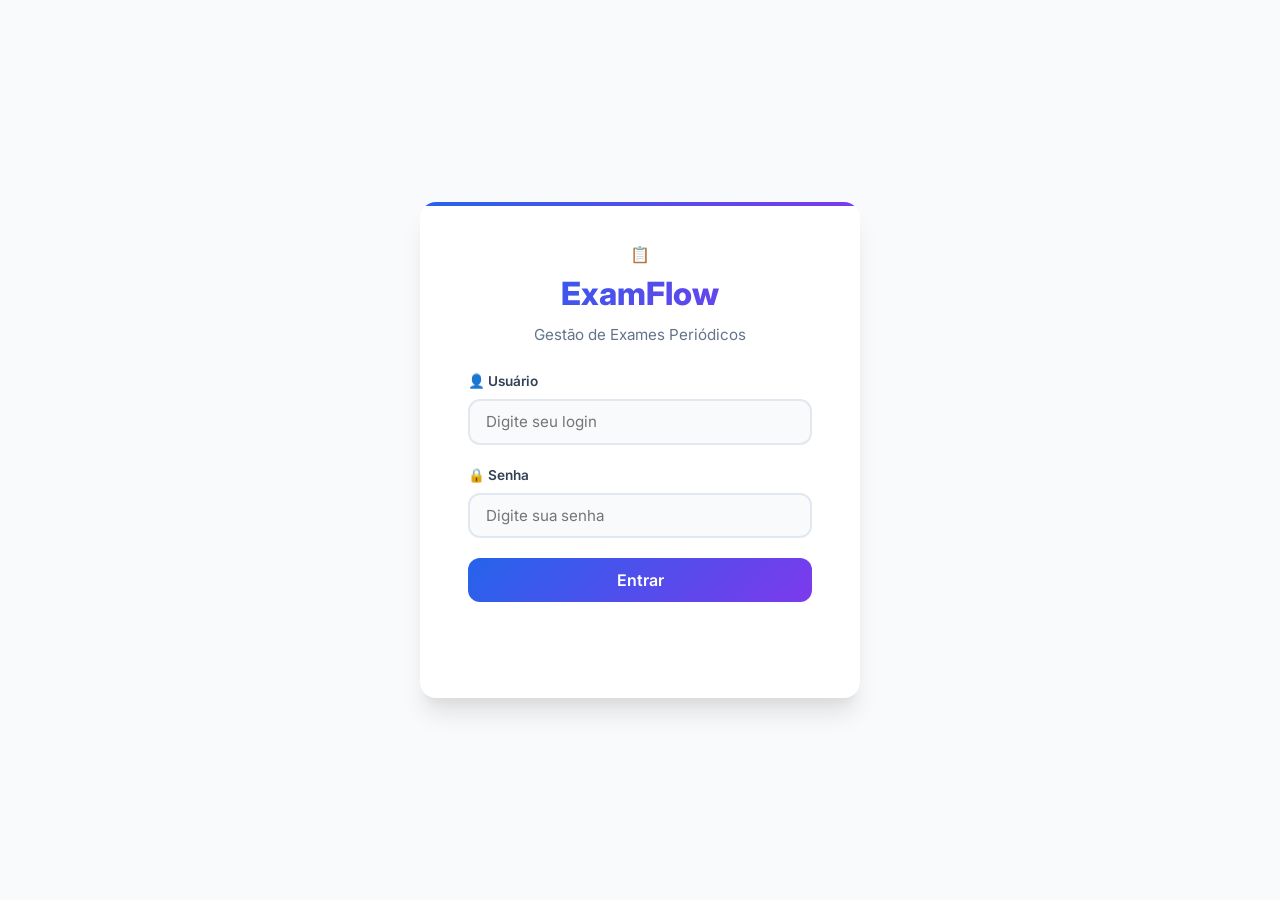
<file: frontend/index.html>
<!DOCTYPE html>
<html lang="pt-BR">
<head>
    <meta charset="UTF-8" />
    <meta name="viewport" content="width=device-width, initial-scale=1.0" />
    <title>ExamFlow</title>
    <link rel="stylesheet" href="/frontend/style.css" />
</head>
<body>
    <div class="container">
        <div class="logo-icon">📋</div>
        <h1>ExamFlow</h1>
        <p>Sistema de Gestão de Exames Periódicos</p>

        <p id="bem-vindo" class="status"></p>

        <div style="display: flex; gap: 0.75rem; margin-top: 1.5rem; flex-wrap: wrap; justify-content: center;">
            <a href="/frontend/dashboard.html" class="btn-link" style="width: auto;">📊 Dashboard</a>
            <button type="button" id="btn-sair" class="btn-sair">🚪 Sair</button>
        </div>
    </div>

    <script src="/frontend/app.js"></script>
</body>
</html>
</file>
<file: frontend/style.css>
/* ===== IMPORTAÇÃO DE FONTES ===== */
@import url('https://fonts.googleapis.com/css2?family=Inter:wght@300;400;500;600;700;800&display=swap');

/* ===== VARIÁVEIS ===== */
:root {
    --primary: #2563eb;
    --primary-dark: #1d4ed8;
    --primary-light: #60a5fa;
    --primary-gradient: linear-gradient(135deg, #2563eb 0%, #7c3aed 100%);
    --success: #10b981;
    --success-dark: #059669;
    --danger: #ef4444;
    --danger-dark: #dc2626;
    --warning: #f59e0b;
    --warning-dark: #d97706;
    --gray-50: #f8fafc;
    --gray-100: #f1f5f9;
    --gray-200: #e2e8f0;
    --gray-300: #cbd5e1;
    --gray-400: #94a3b8;
    --gray-500: #64748b;
    --gray-600: #475569;
    --gray-700: #334155;
    --gray-800: #1e293b;
    --gray-900: #0f172a;
    --shadow-sm: 0 1px 2px rgba(0,0,0,0.05);
    --shadow: 0 1px 3px rgba(0,0,0,0.1), 0 1px 2px rgba(0,0,0,0.06);
    --shadow-md: 0 4px 6px -1px rgba(0,0,0,0.1), 0 2px 4px -1px rgba(0,0,0,0.06);
    --shadow-lg: 0 10px 15px -3px rgba(0,0,0,0.1), 0 4px 6px -2px rgba(0,0,0,0.05);
    --shadow-xl: 0 20px 25px -5px rgba(0,0,0,0.1), 0 10px 10px -5px rgba(0,0,0,0.04);
    --radius: 12px;
    --radius-lg: 16px;
    --transition: all 0.2s ease;
}

/* ===== RESET ===== */
* {
    box-sizing: border-box;
    margin: 0;
    padding: 0;
}

body {
    font-family: 'Inter', -apple-system, BlinkMacSystemFont, 'Segoe UI', sans-serif;
    background: var(--gray-50);
    color: var(--gray-800);
    min-height: 100vh;
    display: flex;
    align-items: center;
    justify-content: center;
    line-height: 1.6;
}

/* ===== LOGIN / PÁGINAS CENTRALIZADAS ===== */
.container {
    background: #ffffff;
    padding: 2.5rem 3rem;
    border-radius: var(--radius-lg);
    box-shadow: var(--shadow-xl);
    text-align: center;
    max-width: 440px;
    width: 100%;
    position: relative;
    overflow: hidden;
}

.container::before {
    content: '';
    position: absolute;
    top: 0;
    left: 0;
    right: 0;
    height: 4px;
    background: var(--primary-gradient);
}

.container h1 {
    font-size: 2rem;
    font-weight: 800;
    background: var(--primary-gradient);
    -webkit-background-clip: text;
    -webkit-text-fill-color: transparent;
    background-clip: text;
    margin-bottom: 0.25rem;
}

.container p {
    color: var(--gray-500);
    font-size: 0.95rem;
    margin-bottom: 1.5rem;
}

/* ===== CAMPOS DE FORMULÁRIO ===== */
.campo {
    text-align: left;
    margin: 1.25rem 0;
}

.campo label {
    display: block;
    font-size: 0.85rem;
    font-weight: 600;
    color: var(--gray-700);
    margin-bottom: 0.4rem;
}

.campo input,
.campo select {
    width: 100%;
    padding: 0.7rem 1rem;
    border: 2px solid var(--gray-200);
    border-radius: var(--radius);
    font-size: 0.95rem;
    font-family: inherit;
    transition: var(--transition);
    background: var(--gray-50);
}

.campo input:focus,
.campo select:focus {
    outline: none;
    border-color: var(--primary);
    box-shadow: 0 0 0 3px rgba(37, 99, 235, 0.1);
    background: #fff;
}

/* ===== BOTÕES ===== */
button,
.btn-link,
.btn-agendar,
.btn-realizar,
.btn-cancelar,
.btn-pdf,
.btn-whatsapp,
.btn-historico {
    display: inline-flex;
    align-items: center;
    justify-content: center;
    gap: 0.5rem;
    padding: 0.6rem 1.2rem;
    border: none;
    border-radius: var(--radius);
    font-size: 0.9rem;
    font-weight: 600;
    font-family: inherit;
    cursor: pointer;
    transition: var(--transition);
    text-decoration: none;
    color: #fff;
}

button:hover,
.btn-link:hover,
.btn-agendar:hover,
.btn-realizar:hover,
.btn-cancelar:hover,
.btn-pdf:hover,
.btn-whatsapp:hover,
.btn-historico:hover {
    transform: translateY(-1px);
    box-shadow: var(--shadow-md);
}

button:active,
.btn-link:active {
    transform: translateY(0);
}

/* Botão primário */
button[type="submit"],
button:not(.btn-sair):not(.btn-secundario):not(.btn-pagina):not(.btn-agendar):not(.btn-realizar):not(.btn-cancelar):not(.btn-pdf):not(.btn-whatsapp):not(.btn-historico):not(.btn-link) {
    background: var(--primary-gradient);
    color: #fff;
    padding: 0.75rem 1.5rem;
    font-size: 1rem;
    width: 100%;
}

button[type="submit"]:hover {
    box-shadow: 0 4px 12px rgba(37, 99, 235, 0.4);
    transform: translateY(-2px);
}

/* ===== BOTÕES ESPECÍFICOS ===== */
.btn-sair {
    background: var(--danger);
    padding: 0.5rem 1.2rem;
    font-size: 0.85rem;
    width: auto;
}

.btn-sair:hover {
    background: var(--danger-dark);
    box-shadow: 0 4px 12px rgba(239, 68, 68, 0.3);
}

.btn-link {
    background: var(--primary-gradient);
    padding: 0.5rem 1.2rem;
    font-size: 0.85rem;
}

.btn-link:hover {
    box-shadow: 0 4px 12px rgba(37, 99, 235, 0.3);
}

.btn-agendar {
    background: var(--success);
    padding: 0.4rem 0.8rem;
    font-size: 0.8rem;
}

.btn-agendar:hover {
    background: var(--success-dark);
}

.btn-realizar {
    background: var(--success);
    padding: 0.3rem 0.7rem;
    font-size: 0.75rem;
}

.btn-realizar:hover {
    background: var(--success-dark);
}

.btn-cancelar {
    background: var(--danger);
    padding: 0.3rem 0.7rem;
    font-size: 0.75rem;
}

.btn-cancelar:hover {
    background: var(--danger-dark);
}

.btn-pdf {
    background: #f97316;
    padding: 0.3rem 0.7rem;
    font-size: 0.75rem;
}

.btn-pdf:hover {
    background: #ea580c;
}

.btn-whatsapp {
    background: #25d366;
    padding: 0.3rem 0.7rem;
    font-size: 0.75rem;
}

.btn-whatsapp:hover {
    background: #1da851;
}

.btn-historico {
    background: var(--primary);
    padding: 0.3rem 0.7rem;
    font-size: 0.75rem;
}

.btn-historico:hover {
    background: var(--primary-dark);
}

.btn-secundario {
    background: var(--gray-400);
    color: #fff;
    padding: 0.6rem 1.2rem;
    font-size: 0.9rem;
    width: auto;
}

.btn-secundario:hover {
    background: var(--gray-500);
}

/* ===== PAGINAÇÃO ===== */
.btn-pagina {
    background: var(--gray-200);
    color: var(--gray-700);
    padding: 0.4rem 0.8rem;
    font-size: 0.85rem;
    min-width: 2.4rem;
    width: auto;
}

.btn-pagina:hover:not(:disabled) {
    background: var(--gray-300);
}

.btn-pagina.ativa {
    background: var(--primary-gradient);
    color: #fff;
}

.btn-pagina:disabled {
    opacity: 0.4;
    cursor: not-allowed;
}

.pagina-ellipsis {
    padding: 0.4rem 0.2rem;
    color: var(--gray-400);
}

/* ===== MENSAGENS ===== */
.mensagem {
    margin-top: 1rem;
    font-size: 0.9rem;
    padding: 0.5rem 1rem;
    border-radius: var(--radius);
}

.mensagem.erro {
    color: var(--danger);
    background: #fef2f2;
    border: 1px solid #fecaca;
}

.mensagem.ok {
    color: var(--success);
    background: #f0fdf4;
    border: 1px solid #bbf7d0;
}

.mensagem.info {
    color: var(--primary);
    background: #eff6ff;
    border: 1px solid #bfdbfe;
}

/* ===== STATUS ===== */
.status {
    color: var(--success);
    font-weight: 600;
}

.sem-celular {
    color: var(--gray-400);
    font-size: 0.8rem;
}

/* ===== LAYOUT INTERNO ===== */
.page {
    width: min(1200px, 96vw);
    margin: 1.5rem auto;
    animation: fadeIn 0.3s ease;
}

@keyframes fadeIn {
    from { opacity: 0; transform: translateY(10px); }
    to { opacity: 1; transform: translateY(0); }
}

/* ===== TOPO ===== */
.topo {
    display: flex;
    justify-content: space-between;
    align-items: center;
    flex-wrap: wrap;
    gap: 1rem;
    padding: 1.25rem 2rem;
    background: #fff;
    border-radius: var(--radius-lg);
    box-shadow: var(--shadow);
    margin-bottom: 1.5rem;
}

.topo h1 {
    font-size: 1.5rem;
    font-weight: 800;
    background: var(--primary-gradient);
    -webkit-background-clip: text;
    -webkit-text-fill-color: transparent;
    background-clip: text;
    margin: 0;
}

.topo p {
    color: var(--gray-500);
    font-size: 0.9rem;
    margin: 0;
}

.topo-acoes {
    display: flex;
    gap: 0.75rem;
    align-items: center;
    flex-wrap: wrap;
}

/* ===== FILTROS ===== */
.filtros {
    display: flex;
    flex-wrap: wrap;
    gap: 1rem;
    align-items: flex-end;
    padding: 1.25rem 2rem;
    background: #fff;
    border-radius: var(--radius-lg);
    box-shadow: var(--shadow);
    margin-bottom: 1.5rem;
}

.filtros label {
    display: flex;
    flex-direction: column;
    gap: 0.3rem;
    font-size: 0.85rem;
    font-weight: 600;
    color: var(--gray-700);
}

.filtros select,
.filtros input {
    padding: 0.55rem 0.9rem;
    border: 2px solid var(--gray-200);
    border-radius: var(--radius);
    font-size: 0.95rem;
    font-family: inherit;
    background: var(--gray-50);
    transition: var(--transition);
    min-width: 140px;
}

.filtros select:focus,
.filtros input:focus {
    outline: none;
    border-color: var(--primary);
    box-shadow: 0 0 0 3px rgba(37, 99, 235, 0.1);
}

.filtros button {
    width: auto;
    padding: 0.6rem 1.8rem;
}

/* ===== RESUMO (CARDS) ===== */
.resumo {
    display: flex;
    flex-wrap: wrap;
    gap: 1rem;
    margin-bottom: 1.5rem;
}

.card {
    display: flex;
    flex-direction: column;
    padding: 1.25rem 2rem;
    background: #fff;
    border-radius: var(--radius-lg);
    box-shadow: var(--shadow);
    min-width: 180px;
    flex: 1;
    transition: var(--transition);
    border-left: 4px solid var(--primary);
}

.card:hover {
    box-shadow: var(--shadow-md);
    transform: translateY(-2px);
}

.card-titulo {
    font-size: 0.8rem;
    font-weight: 600;
    text-transform: uppercase;
    letter-spacing: 0.05em;
    color: var(--gray-500);
}

.card strong {
    font-size: 2rem;
    font-weight: 800;
    color: var(--gray-900);
}

.card .destaque {
    color: var(--primary);
}

/* ===== LISTAS ===== */
.lista {
    background: #fff;
    border-radius: var(--radius-lg);
    box-shadow: var(--shadow);
    padding: 1.25rem 2rem 2rem;
    margin-bottom: 1.5rem;
}

.lista h2 {
    font-size: 1.1rem;
    font-weight: 700;
    color: var(--gray-800);
    margin-bottom: 1rem;
    display: flex;
    align-items: center;
    gap: 0.5rem;
}

.lista h2::before {
    content: '';
    display: inline-block;
    width: 4px;
    height: 20px;
    background: var(--primary-gradient);
    border-radius: 4px;
}

/* ===== TABELAS ===== */
.tabela-wrapper {
    overflow-x: auto;
}

.tabela {
    width: 100%;
    border-collapse: collapse;
    font-size: 0.9rem;
}

.tabela thead {
    background: var(--primary-gradient);
}

.tabela th {
    padding: 0.8rem 1rem;
    text-align: left;
    color: #fff;
    font-weight: 600;
    font-size: 0.8rem;
    text-transform: uppercase;
    letter-spacing: 0.05em;
}

.tabela td {
    padding: 0.8rem 1rem;
    border-bottom: 1px solid var(--gray-100);
    color: var(--gray-700);
}

.tabela tbody tr {
    transition: var(--transition);
}

.tabela tbody tr:hover {
    background: var(--gray-50);
}

.tabela tbody tr:last-child td {
    border-bottom: none;
}

/* ===== PAINEL DE AGENDAMENTO ===== */
.painel-agendar {
    margin-top: 1.5rem;
    padding: 1.5rem 2rem;
    background: var(--gray-50);
    border: 2px solid var(--gray-200);
    border-radius: var(--radius-lg);
    animation: fadeIn 0.3s ease;
}

.painel-agendar h3 {
    font-size: 1.1rem;
    font-weight: 700;
    color: var(--gray-800);
    margin-bottom: 0.5rem;
}

.painel-agendar .campo {
    max-width: 400px;
}

.acoes-agendar {
    display: flex;
    gap: 0.75rem;
    margin-top: 1rem;
    flex-wrap: wrap;
}

.acoes-agendar button {
    width: auto;
    padding: 0.6rem 1.5rem;
}

/* ===== PAGINAÇÃO ===== */
.paginacao {
    display: flex;
    flex-wrap: wrap;
    gap: 0.4rem;
    justify-content: center;
    margin-top: 1.5rem;
}

/* ===== OCULTO ===== */
.oculto {
    display: none !important;
}

/* ===== RESPONSIVIDADE ===== */
@media (max-width: 768px) {
    .container {
        padding: 2rem 1.5rem;
    }
    
    .topo {
        flex-direction: column;
        align-items: flex-start;
        padding: 1rem 1.25rem;
    }
    
    .topo-acoes {
        width: 100%;
        justify-content: flex-start;
    }
    
    .filtros {
        flex-direction: column;
        align-items: stretch;
        padding: 1rem 1.25rem;
    }
    
    .filtros label {
        width: 100%;
    }
    
    .filtros select,
    .filtros input {
        width: 100%;
        min-width: auto;
    }
    
    .card {
        min-width: 140px;
        flex: 1 1 calc(50% - 0.5rem);
    }
    
    .lista {
        padding: 1rem 1.25rem;
    }
    
    .tabela th,
    .tabela td {
        padding: 0.5rem 0.6rem;
        font-size: 0.8rem;
    }
    
    .resumo {
        flex-direction: column;
    }
    
    .painel-agendar {
        padding: 1rem 1.25rem;
    }
    
    .acoes-agendar {
        flex-direction: column;
    }
    
    .acoes-agendar button {
        width: 100%;
    }
}

@media (max-width: 480px) {
    .container {
        padding: 1.5rem 1rem;
        margin: 1rem;
    }
    
    .container h1 {
        font-size: 1.5rem;
    }
    
    .topo h1 {
        font-size: 1.2rem;
    }
    
    .tabela th,
    .tabela td {
        padding: 0.4rem 0.4rem;
        font-size: 0.7rem;
    }
    
    .card {
        min-width: 100%;
    }
    
    .btn-link,
    .btn-sair {
        font-size: 0.75rem;
        padding: 0.4rem 0.8rem;
    }
}
/* ===== MODAL ===== */
.modal {
    position: fixed;
    top: 0;
    left: 0;
    width: 100%;
    height: 100%;
    background: rgba(0, 0, 0, 0.5);
    display: flex;
    align-items: center;
    justify-content: center;
    z-index: 1000;
    animation: fadeIn 0.2s ease;
}

.modal-content {
    background: #fff;
    border-radius: var(--radius-lg);
    max-width: 700px;
    width: 94%;
    max-height: 90vh;
    overflow-y: auto;
    box-shadow: var(--shadow-xl);
    animation: slideIn 0.3s ease;
}

@keyframes slideIn {
    from {
        opacity: 0;
        transform: scale(0.95) translateY(-20px);
    }
    to {
        opacity: 1;
        transform: scale(1) translateY(0);
    }
}

.modal-header {
    display: flex;
    justify-content: space-between;
    align-items: center;
    padding: 1.25rem 2rem;
    border-bottom: 1px solid var(--gray-200);
    background: var(--gray-50);
    border-radius: var(--radius-lg) var(--radius-lg) 0 0;
}

.modal-header h2 {
    font-size: 1.2rem;
    font-weight: 700;
    color: var(--gray-800);
    margin: 0;
}

.btn-fechar {
    background: none;
    border: none;
    font-size: 2rem;
    color: var(--gray-400);
    cursor: pointer;
    padding: 0 0.5rem;
    width: auto;
    transition: color 0.2s ease;
}

.btn-fechar:hover {
    color: var(--gray-700);
    transform: none;
}

.modal-body {
    padding: 1.5rem 2rem 2rem;
}

/* Botão Atualizar no topo */
.btn-atualizar {
    background: var(--primary-gradient);
    color: #fff;
    padding: 0.5rem 1.2rem;
    border: none;
    border-radius: var(--radius);
    font-size: 0.85rem;
    font-weight: 600;
    cursor: pointer;
    transition: var(--transition);
    width: auto;
    display: inline-flex;
    align-items: center;
    gap: 0.5rem;
}

.btn-atualizar:hover {
    transform: translateY(-2px);
    box-shadow: 0 4px 12px rgba(37, 99, 235, 0.3);
}

/* Resumo dentro do modal */
#modal-resumo .resumo {
    margin-bottom: 0;
}

#modal-resumo .card {
    padding: 0.8rem 1.2rem;
    min-width: auto;
}

#modal-resumo .card strong {
    font-size: 1.5rem;
}

/* Responsividade do modal */
@media (max-width: 768px) {
    .modal-content {
        width: 96%;
        margin: 1rem;
    }
    
    .modal-header {
        padding: 1rem 1.25rem;
    }
    
    .modal-body {
        padding: 1rem 1.25rem 1.5rem;
    }
    
    #modal-resumo .resumo {
        flex-direction: column;
    }
    
    #modal-resumo .card {
        flex: 1 1 auto;
    }
}

/* ===== BOTÃO CANCELAR ===== */
.btn-cancelar {
    background: #ef4444;
    color: #fff;
    border: none;
    border-radius: 8px;
    padding: 0.4rem 0.8rem;
    font-size: 0.75rem;
    font-weight: 600;
    cursor: pointer;
    transition: all 0.2s ease;
    width: auto;
    display: inline-flex;
    align-items: center;
    gap: 0.3rem;
}

.btn-cancelar:hover {
    background: #dc2626;
    transform: translateY(-1px);
    box-shadow: 0 4px 12px rgba(239, 68, 68, 0.3);
}

.btn-cancelar:active {
    transform: translateY(0);
}
/* ===== BOTÃO CONFIRMAR ===== */
.btn-confirmar {
    background: #3b82f6;
    color: #fff;
    border: none;
    border-radius: 8px;
    padding: 0.3rem 0.7rem;
    font-size: 0.75rem;
    font-weight: 600;
    cursor: pointer;
    transition: all 0.2s ease;
    width: auto;
    display: inline-flex;
    align-items: center;
    gap: 0.3rem;
}

.btn-confirmar:hover {
    background: #2563eb;
    transform: translateY(-1px);
    box-shadow: 0 4px 12px rgba(59, 130, 246, 0.3);
}

/* ===== INFO AGENDAMENTO ===== */
.info-agendamento {
    background: #f0fdf4;
    border: 1px solid #bbf7d0;
    border-radius: 8px;
    padding: 0.75rem 1rem;
    margin: 0.75rem 0;
}

.info-agendamento p {
    margin: 0.25rem 0;
    font-size: 0.9rem;
    color: #166534;
}

.info-agendamento strong {
    color: #064e3b;
}

/* ===== BOTÃO RELATÓRIO PDF ===== */
.btn-pdf {
    background: #f97316;
    color: #fff;
    border: none;
    border-radius: 8px;
    padding: 0.4rem 0.8rem;
    font-size: 0.8rem;
    font-weight: 600;
    cursor: pointer;
    transition: all 0.2s ease;
    text-decoration: none;
    display: inline-flex;
    align-items: center;
    gap: 0.3rem;
}

.btn-pdf:hover {
    background: #ea580c;
    transform: translateY(-1px);
    box-shadow: 0 4px 12px rgba(249, 115, 22, 0.3);
}
</file>
